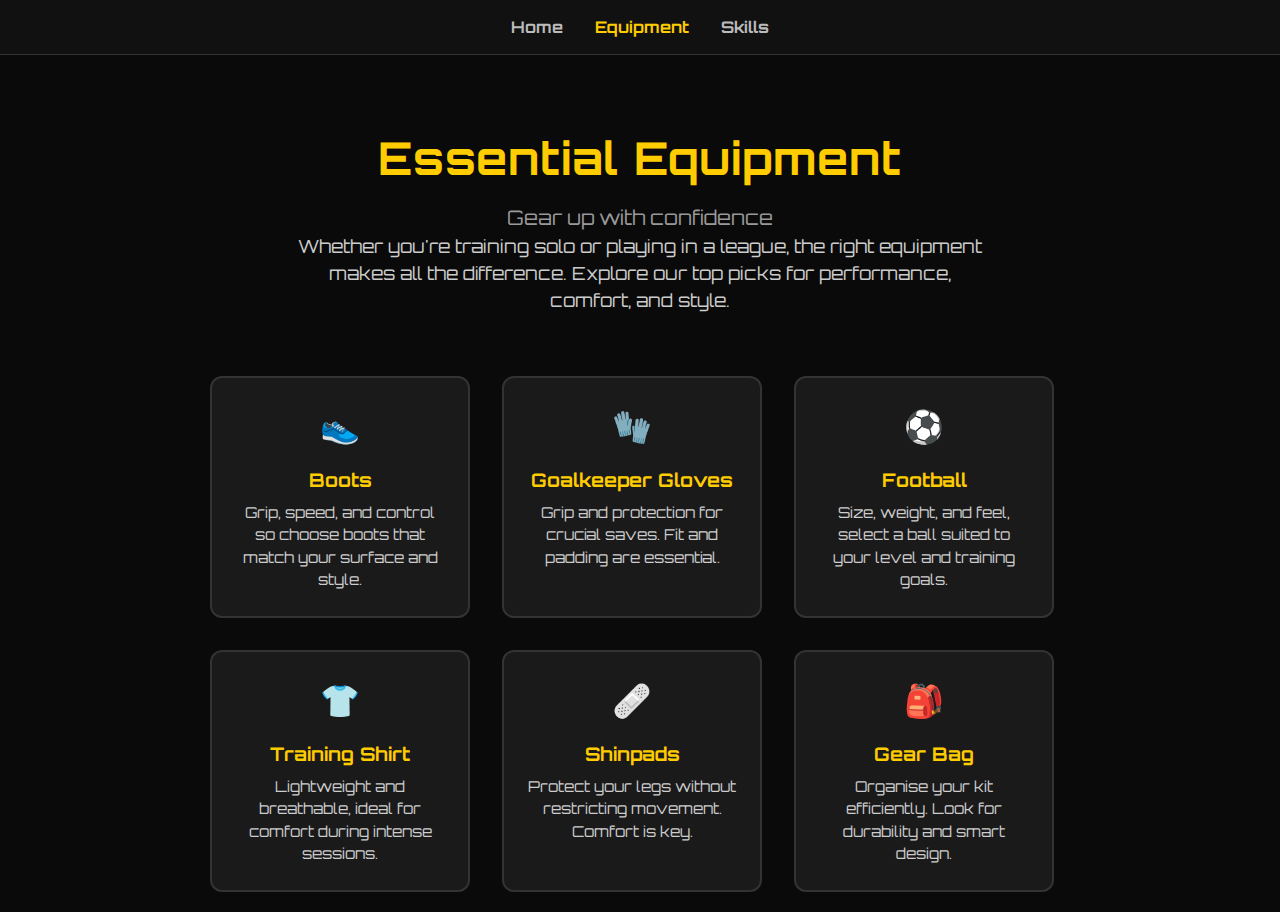
<file: equipment.html>
<!DOCTYPE html> <!-- Declares the document type as HTML5 -->
<head> <!-- Contains metadata, stylesheets, and font imports -->
<title>Equipment</title> <!-- Defines the title displayed in the browser tab -->
<link rel="stylesheet" href="main.css"> <!-- Links to the external CSS stylesheet -->
<link href="https://fonts.googleapis.com/css2?family=Orbitron:wght@500;700&display=swap" rel="stylesheet"> <!-- Imports the Orbitron font from Google Fonts -->
</head>
<body> <!-- Begins the visible content of the webpage -->
<nav> <!-- Primary navigation bar -->
<div class="nav-content"> <!-- Container for navigation links -->
<ul> <!-- Main navigation list -->
<li><a href="index.html">Home</a></li> <!-- Link to the homepage -->
<li><a href="equipment.html" class="active">Equipment</a></li> <!-- Link to the equipment page, marked as active -->
<li class="dropdown"> <!-- Dropdown menu for skill categories -->
<a href="skills.html">Skills</a> <!-- Link to the skills overview page -->
<ul class="dropdown-menu"> <!-- Submenu containing individual skill links -->
<li><a href="juggling.html">Juggling</a></li> <!-- Link to the juggling skill page -->
<li><a href="shooting.html">Shooting</a></li> <!-- Link to the shooting skill page -->
<li><a href="passing.html">Passing</a></li> <!-- Link to the passing skill page -->
</ul>
</li>
</ul>
</div> <!-- Closes navigation content container -->
</nav> <!-- Closes navigation bar -->
<div class="container"> <!-- Main content wrapper for consistent layout -->
<header> <!-- Header section containing page title and introduction -->
<h1>Essential Equipment</h1> <!-- Main heading for the equipment page -->
<p class="subtitle">Gear up with confidence</p> <!-- Subheading providing context -->
<p class="intro"> <!-- Introductory paragraph describing the purpose of the page -->
Whether you're training solo or playing in a league, the right equipment makes all the difference. Explore our top picks for performance, comfort, and style.
</p> <!-- Introductory paragraph describing the purpose of the page -->
</header>
<section class="equipment-grid"> <!-- Section displaying equipment items in a grid layout -->
<div class="equipment-card"> <!-- Card representing football boots -->
<div class="placeholder">👟</div> <!-- Emoji icon for boots -->
<h3>Boots</h3> <!-- Item title -->
<p>Grip, speed, and control so choose boots that match your surface and style.</p> <!-- Item description -->
</div>
<div class="equipment-card"> <!-- Card representing goalkeeper gloves -->
<div class="placeholder">🧤</div> <!-- Emoji icon for gloves -->
<h3>Goalkeeper Gloves</h3>
<p>Grip and protection for crucial saves. Fit and padding are essential.</p>
</div>
<div class="equipment-card"> <!-- Card representing a football -->
<div class="placeholder">⚽</div> <!-- Emoji icon for ball -->
<h3>Football</h3>
<p>Size, weight, and feel, select a ball suited to your level and training goals.</p>
</div>
<div class="equipment-card"> <!-- Card representing a training shirt -->
<div class="placeholder">👕</div> <!-- Emoji icon for shirt -->
<h3>Training Shirt</h3>
<p>Lightweight and breathable, ideal for comfort during intense sessions.</p>
</div>
<div class="equipment-card"> <!-- Card representing shin guards -->
<div class="placeholder">🩹</div> <!-- Emoji icon for protection -->
<h3>Shinpads</h3>
<p>Protect your legs without restricting movement. Comfort is key.</p>
</div>
<div class="equipment-card"> <!-- Card representing a gear bag -->
<div class="placeholder">🎒</div> <!-- Emoji icon for bag -->
<h3>Gear Bag</h3>
<p>Organise your kit efficiently. Look for durability and smart design.</p>
</div>
</section> <!-- Closes equipment grid section -->
</div> <!-- Closes main content container -->
</body> <!-- Closes body section -->
</html> <!-- Closes HTML document -->
</file>
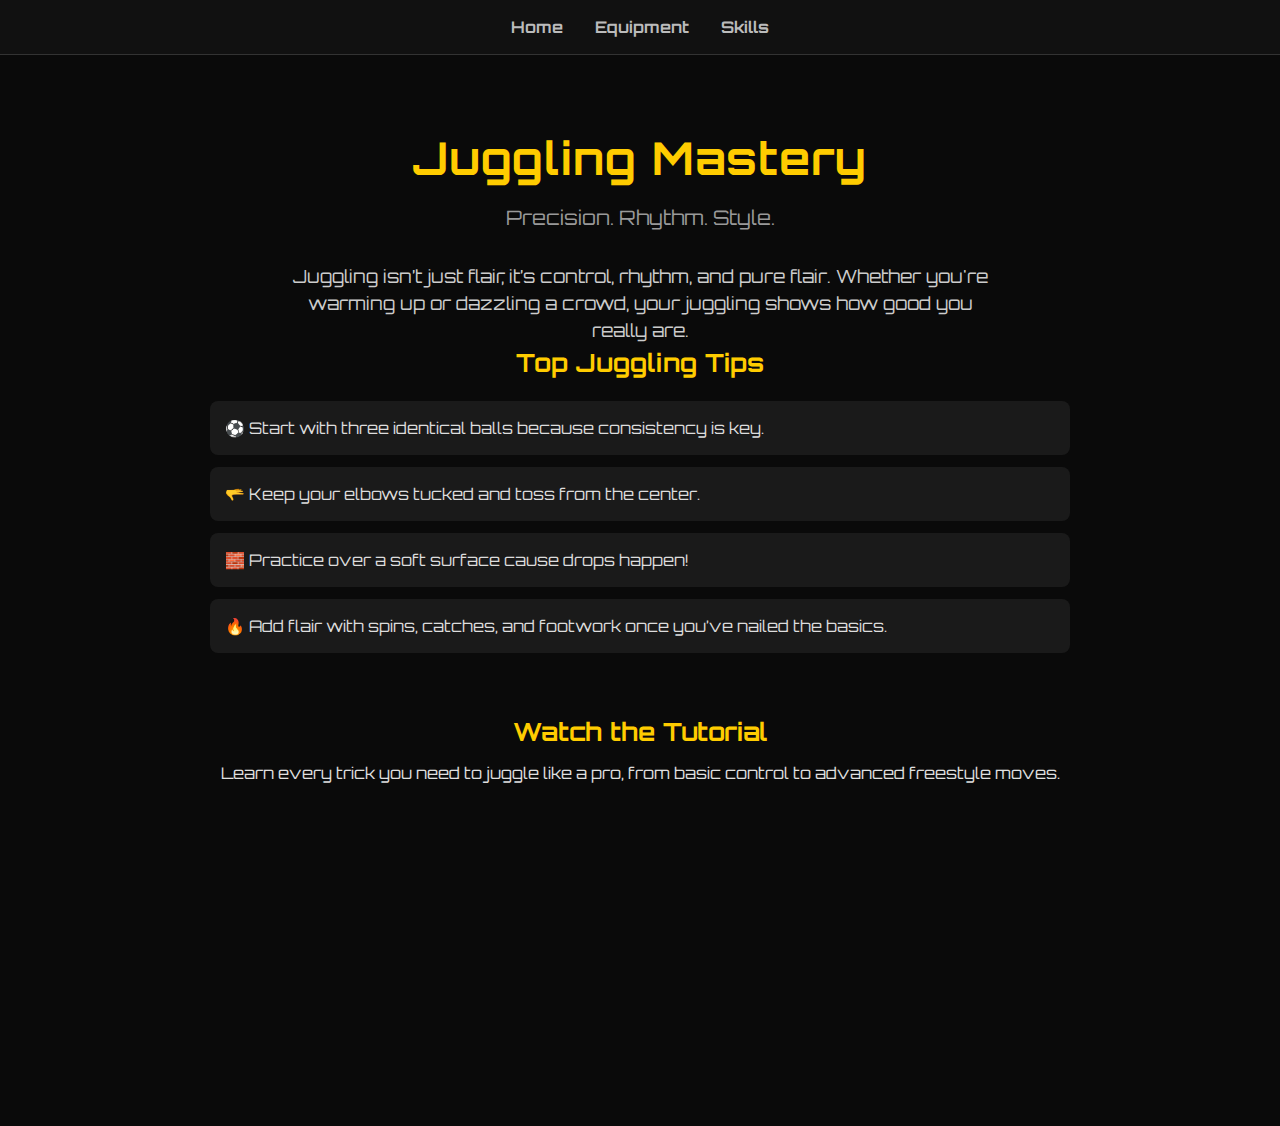
<file: juggling.html>
<!DOCTYPE html> <!-- Declares the document type as HTML5 -->
<head> <!-- Opens the head section which contains metadata and external resources -->
<title>Juggling Mastery</title> <!-- Title shown in the browser tab -->
<link rel="stylesheet" href="main.css"> <!-- Links to the external CSS file -->
<link href="https://fonts.googleapis.com/css2?family=Orbitron:wght@500&display=swap" rel="stylesheet"> <!-- Loads Orbitron font from Google Fonts -->
</head> <!-- Closes the head section -->
<body> <!-- Begins the visible content of the page -->
<nav> <!-- Opens the navigation bar -->
<div class="nav-content"> <!-- Container for navigation links -->
<ul> <!-- Main navigation list -->
<li><a href="index.html">Home</a></li> <!-- Link to the homepage -->
<li><a href="equipment.html">Equipment</a></li> <!-- Link to the equipment page -->
<li class="dropdown"> <!-- Dropdown menu for skills -->
<a href="skills.html">Skills</a> <!-- Link to the skills overview page -->
<ul class="dropdown-menu"> <!-- Submenu containing individual skill links -->
<li><a href="juggling.html">Juggling</a></li> <!-- Link to the juggling skill page -->
<li><a href="shooting.html">Shooting</a></li> <!-- Link to the shooting skill page -->
<li><a href="passing.html">Passing</a></li> <!-- Link to the passing skill page -->
</ul> <!-- Closes the dropdown submenu -->
</li> <!-- Closes the dropdown list item -->
</ul> <!-- Closes the main navigation list -->
</div> <!-- Closes the navigation content container -->
</nav> <!-- Closes the navigation bar -->
<div class="container"> <!-- Main content wrapper -->
<header> <!-- Page heading and subtitle -->
<h1>Juggling Mastery</h1> <!-- Main heading for the juggling page -->
<p class="subtitle">Precision. Rhythm. Style.</p> <!-- Subtitle describing the juggling theme -->
</header> <!-- Closes the header section -->
<section class="intro"> <!-- Introduction paragraph section -->
<p> <!-- Opens the paragraph -->
Juggling isn’t just flair, it’s control, rhythm, and pure flair. Whether you're warming up or dazzling a crowd, your juggling shows how good you really are. <!-- Text explaining the importance of juggling -->
</p> <!-- Closes the paragraph -->
</section> <!-- Closes the introduction section -->
<section class="tips"> <!-- Tips section for juggling techniques -->
<h2>Top Juggling Tips</h2> <!-- Subheading for the tips section -->
<div class="tip-box">⚽ Start with three identical balls because consistency is key.</div> <!-- Tip about using matching balls -->
<div class="tip-box">🫳 Keep your elbows tucked and toss from the center.</div> <!-- Tip about arm positioning -->
<div class="tip-box">🧱 Practice over a soft surface cause drops happen!</div> <!-- Tip about practicing safely -->
<div class="tip-box">🔥 Add flair with spins, catches, and footwork once you’ve nailed the basics.</div> <!-- Tip about adding style once confident -->
</section> <!-- Closes the tips section -->
<section class="video"> <!-- Section for embedded video tutorial -->
<h2>Watch the Tutorial</h2> <!-- Subheading for the video section -->
<p class="video-caption"> <!-- Caption for the video -->
Learn every trick you need to juggle like a pro, from basic control to advanced freestyle moves. <!-- Description of what the video covers -->
</p> <!-- Closes the video caption paragraph -->
<iframe 
width="100%" 
height="315" 
src="https://www.youtube.com/embed/9wslCudJ6sU" 
title="The Ultimate Guide To Juggling" 
frameborder="0" 
allow="accelerometer; autoplay; clipboard-write; encrypted-media; gyroscope; picture-in-picture" 
allowfullscreen> <!-- Allows fullscreen viewing -->
</iframe> <!-- Closes the embedded video frame -->
</section> <!-- Closes the video section -->
</div> <!-- Closes the main content container -->
</body> <!-- Closes the body section -->
</html> <!-- Closes the HTML document -->
</file>
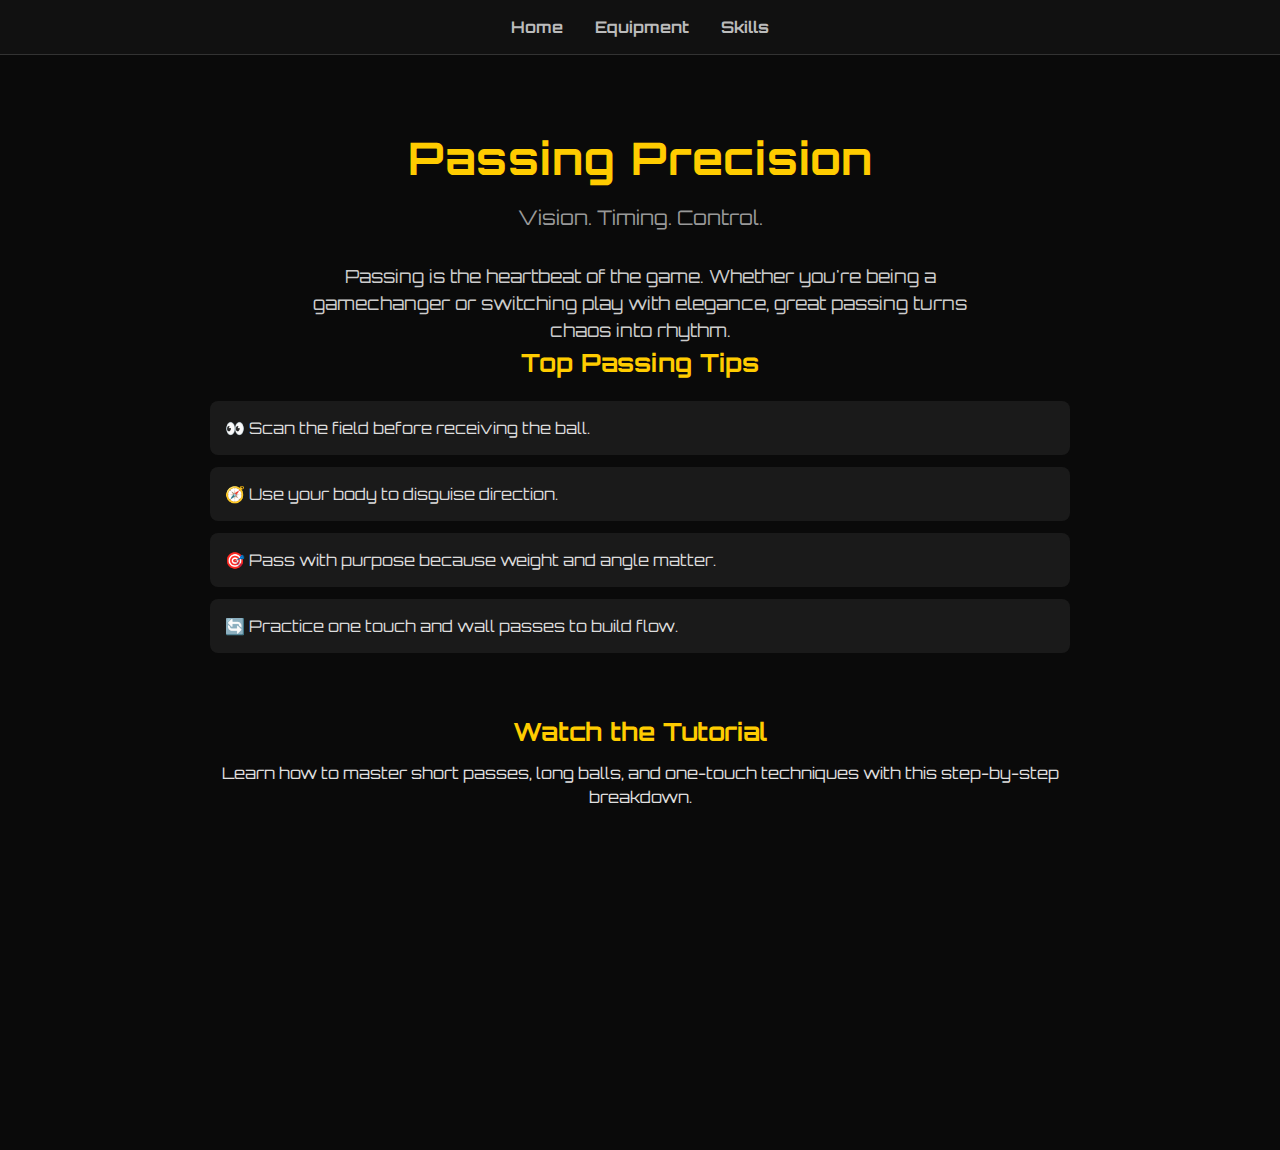
<file: passing.html>
<!DOCTYPE html> <!-- Declares the document type as HTML5 -->
<head> <!-- Opens the head section containing metadata and external resources -->
<title>Passing Skills</title> <!-- Title shown in the browser tab -->
<link rel="stylesheet" href="main.css"> <!-- Links to the external CSS file for styling -->
<link href="https://fonts.googleapis.com/css2?family=Orbitron:wght@500&display=swap" rel="stylesheet"> <!-- Loads Orbitron font from Google Fonts -->
</head> <!-- Closes the head section -->
<body> <!-- Begins the visible content of the page -->
<nav> <!-- Opens the navigation bar -->
<div class="nav-content"> <!-- Container for navigation links -->
<ul> <!-- Main navigation list -->
<li><a href="index.html">Home</a></li> <!-- Link to the homepage -->
<li><a href="equipment.html">Equipment</a></li> <!-- Link to the equipment page -->
<li class="dropdown"> <!-- Dropdown menu for skills -->
<a href="skills.html">Skills</a> <!-- Link to the skills overview page -->
<ul class="dropdown-menu"> <!-- Submenu with individual skill links -->
<li><a href="juggling.html">Juggling</a></li> <!-- Link to the juggling skill page -->
<li><a href="shooting.html">Shooting</a></li> <!-- Link to the shooting skill page -->
<li><a href="passing.html">Passing</a></li> <!-- Link to the passing skill page -->
</ul> <!-- Closes the dropdown submenu -->
</li> <!-- Closes the dropdown list item -->
</ul> <!-- Closes the main navigation list -->
</div> <!-- Closes the navigation content container -->
</nav> <!-- Closes the navigation bar -->
<div class="container"> <!-- Main content wrapper -->
<header> <!-- Page heading and subtitle -->
<h1>Passing Precision</h1> <!-- Main heading for the passing page -->
<p class="subtitle">Vision. Timing. Control.</p> <!-- Subtitle describing the passing theme -->
</header> <!-- Closes the header section -->
<section class="intro"> <!-- Introduction paragraph section -->
<p> <!-- Opens the paragraph -->
Passing is the heartbeat of the game. Whether you're being a gamechanger or switching play with elegance, great passing turns chaos into rhythm. <!-- Describes the importance of passing in football -->
</p> <!-- Closes the paragraph -->
</section> <!-- Closes the introduction section -->
<section class="tips"> <!-- Tips section for passing techniques -->
<h2>Top Passing Tips</h2> <!-- Subheading for the tips section -->
<div class="tip-box">👀 Scan the field before receiving the ball.</div> <!-- Tip about awareness -->
<div class="tip-box">🧭 Use your body to disguise direction.</div> <!-- Tip about body movement -->
<div class="tip-box">🎯 Pass with purpose because weight and angle matter.</div> <!-- Tip about accuracy and control -->
<div class="tip-box">🔄 Practice one touch and wall passes to build flow.</div> <!-- Tip about training methods -->
</section> <!-- Closes the tips section -->
<section class="video"> <!-- Section for embedded video tutorial -->
<h2>Watch the Tutorial</h2> <!-- Subheading for the video section -->
<p class="video-caption"> <!-- Caption for the video -->
Learn how to master short passes, long balls, and one-touch techniques with this step-by-step breakdown. <!-- Description of what the video covers -->
</p> <!-- Closes the video caption paragraph -->
<iframe
width="100%"
height="315"
src="https://www.youtube.com/embed/HZ5W1HDheTo"
title="Every Passing Technique in Football / Soccer"
frameborder="0"
allow="accelerometer; autoplay; clipboard-write; encrypted-media; gyroscope; picture-in-picture"
allowfullscreen>
</iframe>
</section> <!-- Closes the video section -->
</div> <!-- Closes the main content container -->
</body> <!-- Closes the body section -->
</html> <!-- Closes the HTML document -->
</file>
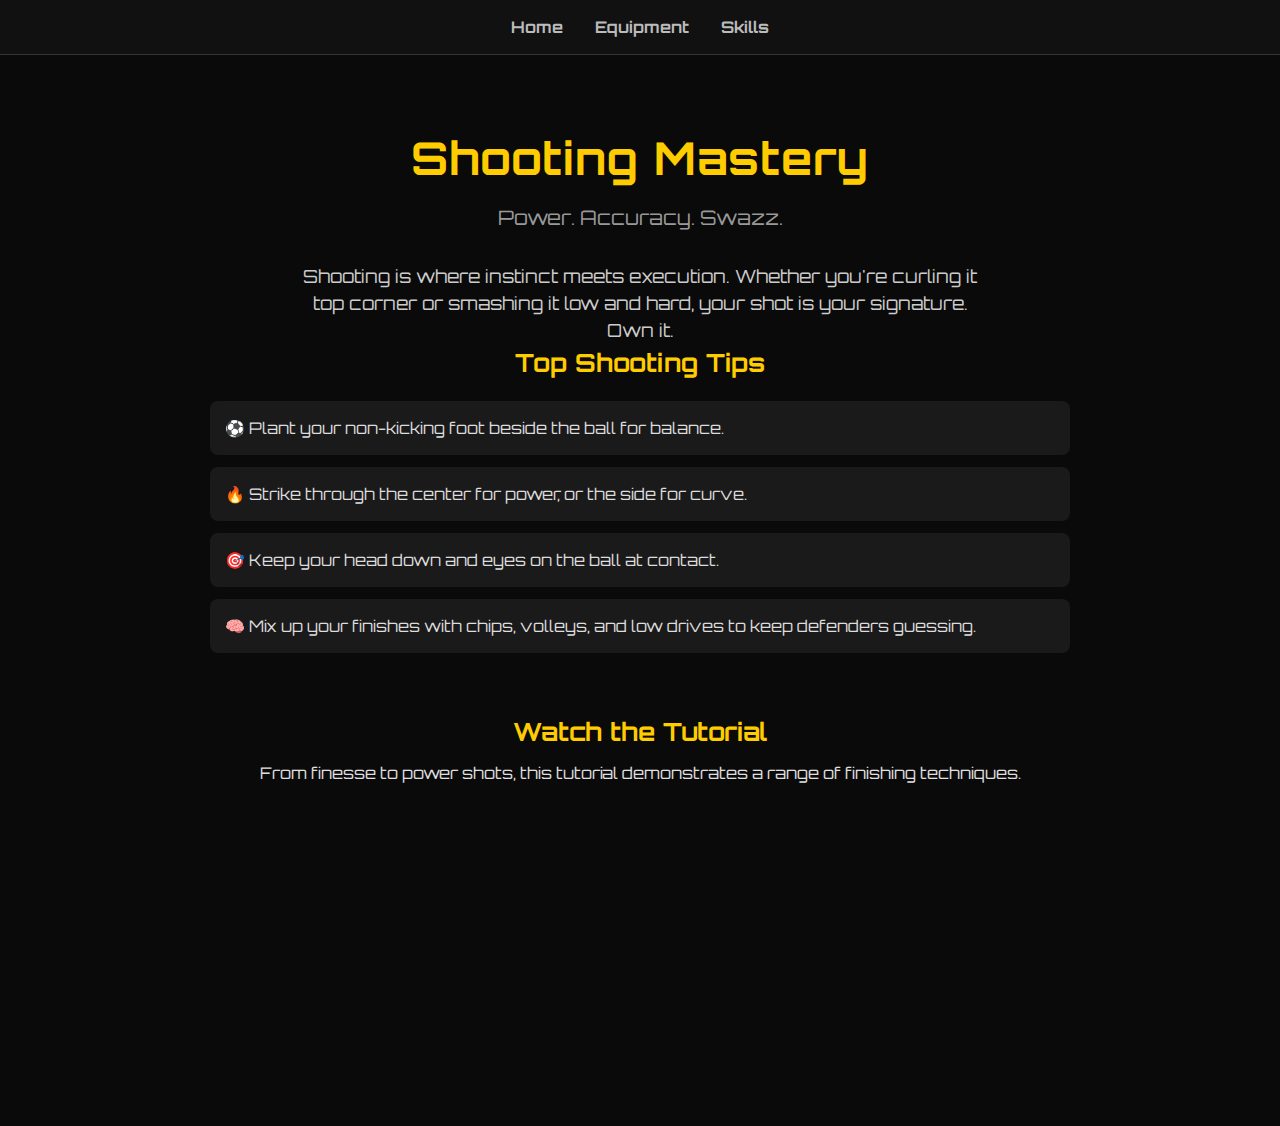
<file: shooting.html>
<!DOCTYPE html> <!-- Declares the document type as HTML5 -->
<head> <!-- Contains metadata, stylesheets, and font imports -->
<title>Shooting Skills</title> <!-- Defines the title displayed in the browser tab -->
<link rel="stylesheet" href="main.css"> <!-- Links to the external CSS stylesheet -->
<link href="https://fonts.googleapis.com/css2?family=Orbitron:wght@500&display=swap" rel="stylesheet"> <!-- Imports the Orbitron font from Google Fonts -->
</head> <!-- Closes the head section -->
<body> <!-- Begins the visible content of the webpage -->
<nav> <!-- Primary navigation bar -->
<div class="nav-content"> <!-- Container for navigation links -->
<ul> <!-- Main navigation list -->
<li><a href="index.html">Home</a></li> <!-- Link to the homepage -->
<li><a href="equipment.html">Equipment</a></li> <!-- Link to the equipment page -->
<li class="dropdown"> <!-- Dropdown menu for skill categories -->
<a href="skills.html">Skills</a> <!-- Link to the skills overview page -->
<ul class="dropdown-menu"> <!-- Submenu containing individual skill links -->
<li><a href="juggling.html">Juggling</a></li> <!-- Link to the juggling skill page -->
<li><a href="shooting.html">Shooting</a></li> <!-- Link to the shooting skill page -->
<li><a href="passing.html">Passing</a></li> <!-- Link to the passing skill page -->
</ul> <!-- Closes dropdown submenu -->
</li> <!-- Closes dropdown list item -->
</ul> <!-- Closes main navigation list -->
</div> <!-- Closes navigation content container -->
</nav> <!-- Closes navigation bar -->
<div class="container"> <!-- Main content wrapper for consistent layout -->
<header> <!-- Header section containing page title and subtitle -->
<h1>Shooting Mastery</h1> <!-- Main heading for the shooting skills page -->
<p class="subtitle">Power. Accuracy. Swazz.</p> <!-- Subheading providing context -->
</header> <!-- Closes header section -->
<section class="intro"> <!-- Introduction section describing the importance of shooting -->
<p> <!-- Opens paragraph -->
Shooting is where instinct meets execution. Whether you're curling it top corner or smashing it low and hard, your shot is your signature. Own it. <!-- Description of shooting's role in football -->
</p> <!-- Closes paragraph -->
</section> <!-- Closes introduction section -->
<section class="tips"> <!-- Section presenting key shooting tips -->
<h2>Top Shooting Tips</h2> <!-- Heading for the tips section -->
<div class="tip-box">⚽️ Plant your non-kicking foot beside the ball for balance.</div> <!-- Tip on foot placement -->
<div class="tip-box">🔥 Strike through the center for power, or the side for curve.</div> <!-- Tip on shot technique -->
<div class="tip-box">🎯 Keep your head down and eyes on the ball at contact.</div> <!-- Tip on focus and accuracy -->
<div class="tip-box">🧠 Mix up your finishes with chips, volleys, and low drives to keep defenders guessing.</div> <!-- Tip on shot variety -->
</section> <!-- Closes tips section -->
<section class="video"> <!-- Section featuring a video tutorial -->
<h2>Watch the Tutorial</h2> <!-- Heading for the video section -->
<p class="video-caption"> <!-- Opens video caption -->
From finesse to power shots, this tutorial demonstrates a range of finishing techniques. <!-- Description of the video content -->
</p> <!-- Closes video caption -->
<iframe
width="100%"
height="315"
src="https://www.youtube.com/embed/Xzk595CTAtU"
title="How To Curl The Ball | Step By Step Bending Shooting Tutorial"
frameborder="0"
allow="accelerometer; autoplay; clipboard-write; encrypted-media; gyroscope; picture-in-picture"
allowfullscreen>
</iframe>
</section> <!-- Closes video section -->
</div> <!-- Closes main content container -->
</body> <!-- Closes body section -->
</html> <!-- Closes HTML document -->
</file>
<file: main.css>
* { /*Targets all elements on the page*/
  margin: 0; /*Remove default margin from all elements*/
  padding: 0; /*Remove default padding from all elements*/
  box-sizing: border-box; /*Include padding and border in elements total size*/
} /*End of universal selector*/

body { /*Styles for the entire page body*/
  background-color: rgb(10, 10, 10); /*Set dark background for the whole page*/
  color: rgb(224, 224, 224);  /*Light text color for contrast*/
  font-family: 'Orbitron', sans-serif;  /*Orbitron font for futuristic style*/
  line-height: 1.5;  /*Line spacing*/
} /*End of body styles*/

.container { /*Styles for the main content container*/
  max-width: 900px; /*Limit content width to 900px*/
  margin: 0 auto; /*Center the container horizontally*/
  padding: 20px; /*Add space inside the container*/
} /*End of container styles*/

nav { /*Styles for the navigation bar*/
  background-color: rgb(17, 17, 17); /*Dark navbar*/
  padding: 15px 0; /*Vertical spacing*/
  border-bottom: 1px solid rgb(51, 51, 51); /*Bottom border*/
  width: 100%; /*Full width*/
} /*End of nav styles*/

.nav-content { /*Styles for the inner navigation content*/
  margin: 0 auto; /*Center the nav content horizontally*/
  padding: 0 20px; /*Add horizontal padding*/
  display: flex; /*Use flexbox for layout*/
  justify-content: center; /*Center all nav content horizontally*/
  align-items: center; /*Vertically align nav items*/
} /*End of nav content styles*/

nav ul { /*Styles for the unordered list inside the nav*/
  list-style: none; /*Remove default bullet points from list*/
  display: flex; /*Display list items in a row*/
  gap: 32px; /*Space between each nav item*/
} /*End of nav ul styles*/

nav a { /*Styles for navigation links*/
  color: rgb(187, 187, 187); /*Light gray link*/
  text-decoration: none; /*No underline*/
  font-weight: bold; /*Bold text*/
  font-size: 16px; /*Font size*/
  transition: color 0.3s ease; /*Smooth hover*/
} /*End of nav link styles*/

nav a.active, /*Targets active navigation link*/
nav a:hover { /*Targets navigation link when hovered*/
  color: rgb(255, 204, 0); /*Highlight color for active or hovered link*/
} /*End of nav link highlight styles*/

/*Header section*/
header { /*Styles for the header container*/
  text-align: center; /*Center all header content*/
  padding: 50px 0 30px; /*Top and bottom spacing*/
} /*End of header styles*/

header h1 { /*Styles for the main heading*/
  font-size: 45px; /*Large title size*/
  color: rgb(255, 204, 0); /*Yellow title color*/
  letter-spacing: 1px; /*Space between letters*/
} /*End of header h1 styles*/

.subtitle { /*Styles for the subtitle text*/
  font-size: 20px; /*Subtitle font size*/
  color: rgb(153, 153, 153); /*Gray subtitle text*/
  margin-top: 10px; /*Space below title*/
} /*End of subtitle styles*/

/*Intro paragraph*/
.intro { /*Styles for the introductory paragraph*/
  text-align: center; /*Center the intro text*/
  margin-bottom: 40px; /*Space below intro*/
  font-size: 18px; /*Slightly larger text*/
  color: rgb(204, 204, 204); /*Light gray text*/
  line-height: 1.5; /*Comfortable line spacing*/
  max-width: 700px; /*Limit width for readability*/
  margin: 0 auto; /*Center the intro block horizontally*/
} /*End of intro paragraph styles*/

/*Tips section*/
.tips h2 { /*Styles for the tips heading*/
  text-align: center; /*Center heading*/
  margin-bottom: 20px; /*Space below heading*/
  color: rgb(255, 204, 0); /*Yellow heading text*/
  font-size: 25px; /*Heading size*/
} /*End of tips heading styles*/

.tip-box { /*Styles for each tip box*/
  background-color: rgb(26, 26, 26); /*Dark background for tip box*/
  padding: 15px; /*Inner spacing*/
  margin: 12px 0;  /*Vertical spacing between tips*/
  border-radius: 8px; /*Rounded corners*/
  color: rgb(221, 221, 221); /*Light text color*/
  transition: transform 0.3s ease, box-shadow 0.3s ease; /*Smooth hover effects*/
} /* End of tip box styles */

.tip-box:hover { /*Hover effect for tip box*/
  transform: scale(1.02); /*Slight zoom on hover*/
} /*End of tip box hover styles*/

.video { /*Styles for the video section container*/
  text-align: center; /*Center video section*/
  margin-top: 60px; /*Space above video*/
} /*End of video section styles*/

.video h2 { /*Styles for the video heading*/
  font-size: 25px; /*Heading size*/
  color: rgb(255, 204, 0); /*Yellow heading text*/
  margin-bottom: 10px; /*Space below heading*/
} /*End of video heading styles*/

iframe { /*Styles for embedded video*/
  width: 100%; /*Full width video*/
  height: 315px; /*Fixed height for video*/
  border-radius: 12px; /*Rounded corners*/
  border: none; /*Remove default border*/
} /*End of iframe styles*/

.skills-grid { /*Styles for the grid container holding skill cards*/
  display: grid; /*Use CSS Grid layout*/
  grid-template-columns: 280px 280px 280px; /*Three fixed width columns*/
  gap: 32px; /*Space between grid items*/
  margin-top: 32px; /*Space above the grid*/
} /*End of skills grid styles*/

.skill-card { /*Styles for each individual skill card*/
  width: 295px; /*Fixed width*/
  height: 295px; /*Fixed height for square shape*/
  background-color: rgb(26, 26, 26); /*Dark background*/
  border: 2px solid rgb(51, 51, 51); /*Subtle border*/
  border-radius: 12px; /*Rounded corners*/
  padding: 24px; /*Inner spacing*/
  text-align: center; /*Center content*/
  transition: transform 0.3s ease, box-shadow 0.3s ease; /*Smooth hover effects*/
} /*End of skill card styles*/

.skill-card:hover { /*Hover effect for skill cards*/
  transform: translateY(-5px); /*Slight upward movement on hover*/
  border-color: rgb(255, 204, 0); /*Highlight border on hover*/
} /*End of skill card hover styles*/

.skill-image { /*Styles for the skill icon image*/
  width: 100px; /*Fixed width for skill icon*/
  height: 100px; /*Fixed height for skill icon*/
  margin-bottom: 16px; /*Space below the image*/
} /*End of skill image styles*/

.skill-card h3 { /*Styles for the skill card heading*/
  margin: 8px 0; /*Vertical spacing*/
  font-size: 19px; /*Font size of 19 pixels*/
  color: rgb(255, 204, 0); /*Yellow heading*/
} /*End of skill card h3 styles*/

.skill-card p { /*Styles for the skill card description*/
  font-size: 15px; /*Font size of 15 pixels*/
  color: rgb(204, 204, 204); /*Light gray text*/
} /*End of skill card paragraph styles*/

.equipment-grid { /*Styles for the equipment grid container*/
  display: flex; /*Flexbox layout*/
  flex-wrap: wrap; /*Allow wrapping*/
  gap: 32px; /*Space between cards*/
  margin-top: 32px; /*Top margin*/
} /*End of equipment grid styles*/

.equipment-card { /*Styles for each equipment card*/
  background-color: rgb(26, 26, 26); /*Dark background*/
  border: 2px solid rgb(51, 51, 51); /*Subtle border*/
  border-radius: 12px; /*Rounded corners*/
  width: 260px; /*Fixed width*/
  padding: 24px; /*Inner spacing is 24 pixels*/
  text-align: center; /*Center content*/
  transition: transform 0.3s ease, box-shadow 0.3s ease; /*Hover effects*/
} /*End of equipment card styles*/

.equipment-card:hover { /*Hover effect for equipment cards*/
  transform: translateY(-5px); /*Slight upward movement on hover*/
  border-color: rgb(255, 204, 0); /*Highlight border on hover*/
} /*End of equipment card hover styles*/

.equipment-card .placeholder { /*Styles for the emoji/icon placeholder*/
  font-size: 32px; /*Font size is 32 pixles*/
  margin-bottom: 16px; /*1rem = 16px*/
  color: rgb(221, 221, 221); /*Light gray for icon/emojis*/
} /*End of placeholder styles*/

.equipment-card h3 { /*Styles for the equipment card heading*/
  color: rgb(255, 204, 0); /*Yellow heading text*/
  margin-bottom: 8px; /*Space below heading*/
} /*End of equipment card h3 styles*/

.equipment-card p { /*Styles for the equipment card description*/
  color: rgb(204, 204, 204); /*Light gray paragraph text*/
  font-size: 15px; /*Font size is 15 pixels*/
} /*End of equipment card paragraph styles*/

.dropdown { /*Styles for the dropdown container*/
  position: relative; /*Needed to position the dropdown menu absolutely within*/
} /*End of dropdown styles*/

.dropdown-menu { /*Styles for the dropdown menu itself*/
  position: absolute; /*Position relative to the dropdown container*/
  top: 100%; /*Place directly below the parent*/
  left: 0; /*Align to the left edge*/
  background-color: rgb(17, 17, 17); /*Dark background*/
  border: 1px solid rgb(51, 51, 51); /*Subtle border*/
  border-radius: 6px; /*Rounded corners*/
  padding: 8px 0; /*Vertical padding*/
  display: none; /*Hidden by default*/
  flex-direction: column; /*Stack items vertically*/
  min-width: 160px; /*Minimum width for dropdown*/
} /*End of dropdown menu styles*/

.dropdown-menu li a { /*Styles for links inside dropdown items*/
  text-align: center; /*Center the text*/
  color: rgb(187, 187, 187); /*#bbb*/
  text-decoration: none; /*Remove underline*/
  font-weight: normal; /*Regular font weight*/
  font-size: 15px; /*Font size of 15 pixels*/
  display: block; /*Make link fill the list item*/
  transition: background-color 0.3s ease; /*Smooth hover effect*/
} /*End of dropdown menu link styles*/

.dropdown-menu li a:hover { /*Hover effect for dropdown links*/
  color: rgb(255, 204, 0); /*Yellow highlight*/
} /*End of dropdown menu link hover styles*/

.dropdown:hover .dropdown-menu { /*Reveal dropdown when parent is hovered*/
  display: flex; /*Show menu as a flex column*/
} /*End of dropdown hover reveal styles*/

.media img { /*Styles for media images*/
  display: block; /*Remove inline spacing*/
  margin: 0 auto; /*Center the image*/
  max-width: 100%; /*Responsive width*/
  height: auto; /*Maintain aspect ratio*/
} /*End of media image styles*/

.skill-card a { /*Styles for links inside skill cards*/
  color: inherit; /*Use parent color*/
  text-decoration: none; /*Remove underline*/
} /*End of skill card link styles*/

.skill-card a:visited, /*Visited link state*/
.skill-card a:hover, /*Hover link state*/
.skill-card a:focus, /*Focused link state*/
.skill-card a:active { /*Active link state*/
  color: inherit; /*Keep inherited color*/
  text-decoration: none; /*No underline*/
  outline: none; /*Remove focus outline*/
} /*End of skill card link state styles*/
</file>
